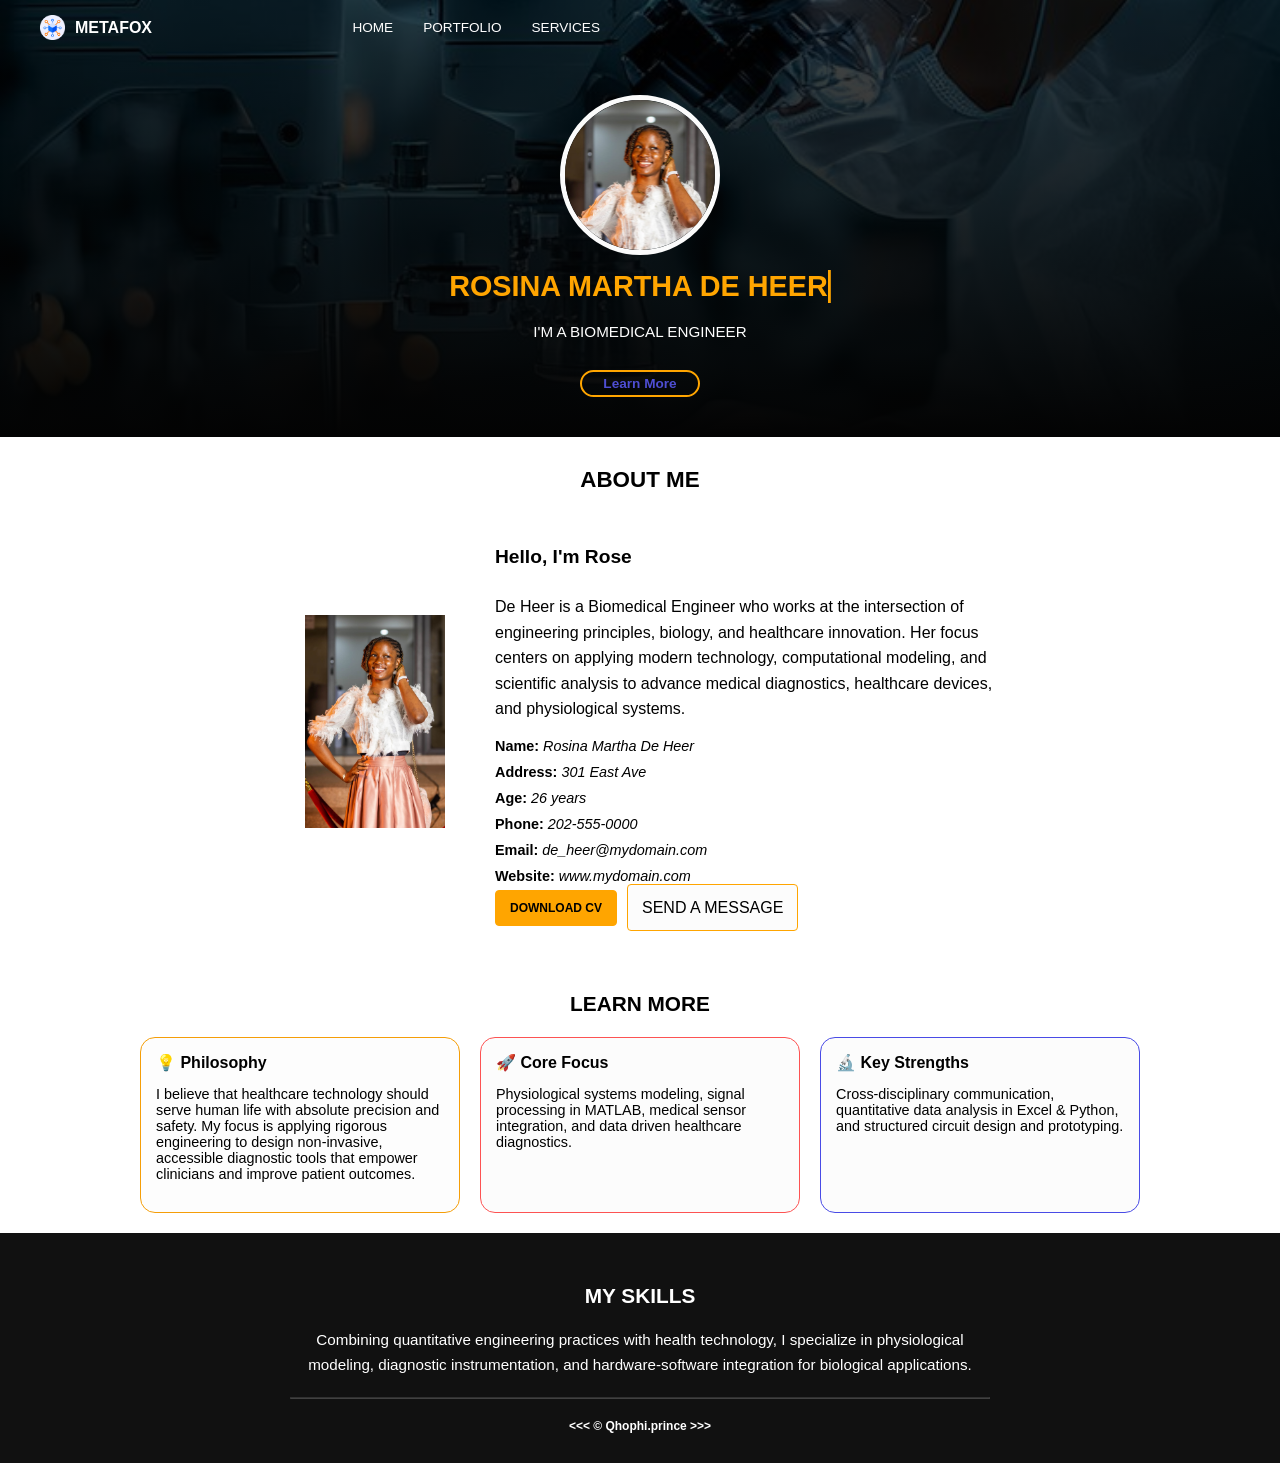
<file: index.html>
<!DOCTYPE html>
<html lang="en">
<head>
    <meta charset="UTF-8">
    <meta name="author" content="Rosina Martha De Heer">
    <meta name="viewport" content="width=device-width, initial-scale=1.0">
    <title>Dreamfye</title>
    <link rel="icon" type="image/x-icon" href="images/setting-icon.png">
    <link rel="stylesheet" href="style.css">
</head>
<body>
    <section class="background_wrapper">
        <header class="navbar">
            <div class="logo_and_company_name">
                <img src="images/connect icon.png" alt="Company" class="logo">
                <span class="brand_name">METAFOX</span>
            </div>
            <div>
                <nav class="nav_links">
                    <a href="#home">HOME</a>
                    <a href="#about">PORTFOLIO</a>
                    <a href="#skills">SERVICES</a>
                </nav>
            </div>
        </header>
        <section id="home" class="profile_section">
            <img src="images/Rosina's portrait.png" alt="DE HEER" class="profile">
            <h1 class="Her_name"><span class="typewriter-name">ROSINA MARTHA DE HEER</span></h1>
            <p class="programme">I'M A BIOMEDICAL ENGINEER</p>
            <a href="Portfolio" class="learn_more_button">Learn More</a>
        </section>
    </section>
    <main>
        <h4 id="about" class="main_about_me">ABOUT ME</h4>
        <section class="second_section">
            <div class="second_profile">
                <img src="images/Rosina.jpg" alt="main_photo" class="second_photo">
            </div>

            <div>
                <h4>Hello, I'm Rose</h4>
                <p>
                    De Heer is a Biomedical Engineer who works at the intersection of engineering principles, biology, and healthcare innovation. Her focus centers on applying
                    modern technology, computational modeling, and scientific analysis to advance
                    medical diagnostics, healthcare devices, and physiological systems.
                </p>
                <ul class="personal_info">
                    <li><b>Name:</b> <em>Rosina Martha De Heer</em></li>
                    <li><b>Address:</b> <em>301 East Ave</em></li>
                    <li><b>Age:</b> <em>26 years</em></li>
                    <li><b>Phone:</b> <em>202-555-0000</em></li>
                    <li><b>Email:</b> <em>de_heer@mydomain.com</em></li>
                    <li><b>Website:</b> <em>www.mydomain.com</em></li>
                </ul>
                <div class="cv_and_send_message">
                    <a href="images/Rosina_Cv.pdf" download="Rosina_De_Heer_Cv.pdf" class="cv">DOWNLOAD CV</a>
                    <p class="message">SEND A MESSAGE</p>
                </div>
            </div>
        </section>
        <div class="learn_container">
            <h3>LEARN MORE</h3>
            <div class="individual-cards">
                <div class="card-info">
                    <div class="card-icon">💡 Philosophy</div>
                    <p>I believe that healthcare technology should serve human life with absolute precision and safety. My focus is applying rigorous engineering to design non-invasive, accessible diagnostic tools that empower clinicians and improve patient outcomes.</p>
                </div>
                <div class="card-info-2">
                    <div class="card-icon-2">🚀 Core Focus</div>
                    <p>Physiological systems modeling, signal processing in MATLAB, medical sensor integration, and data driven healthcare diagnostics.</p>
                </div>
                <div class="card-info-3">
                    <div class="card-icon-3">🔬 Key Strengths</div>
                    <p>Cross-disciplinary communication, quantitative data analysis in Excel & Python, and structured circuit design and prototyping.</p>
                </div>
            </div>
        </div>
    </main>
    <footer id="skills" class="skills_section">
        <div class="skills-bar">
            <div class="skill_intro">
                <h3>MY SKILLS</h3>
                <p class="skills-content">Combining quantitative engineering practices with health technology,
                    I specialize in physiological modeling, diagnostic instrumentation, and hardware-software integration for biological applications.
                </p>
            </div>
            <hr>
            <b class="producer">&lt;&lt;&lt; &copy; Qhophi.prince &gt;&gt;&gt;</b>
        </div>
    </footer>
</body>
</html>
</file>
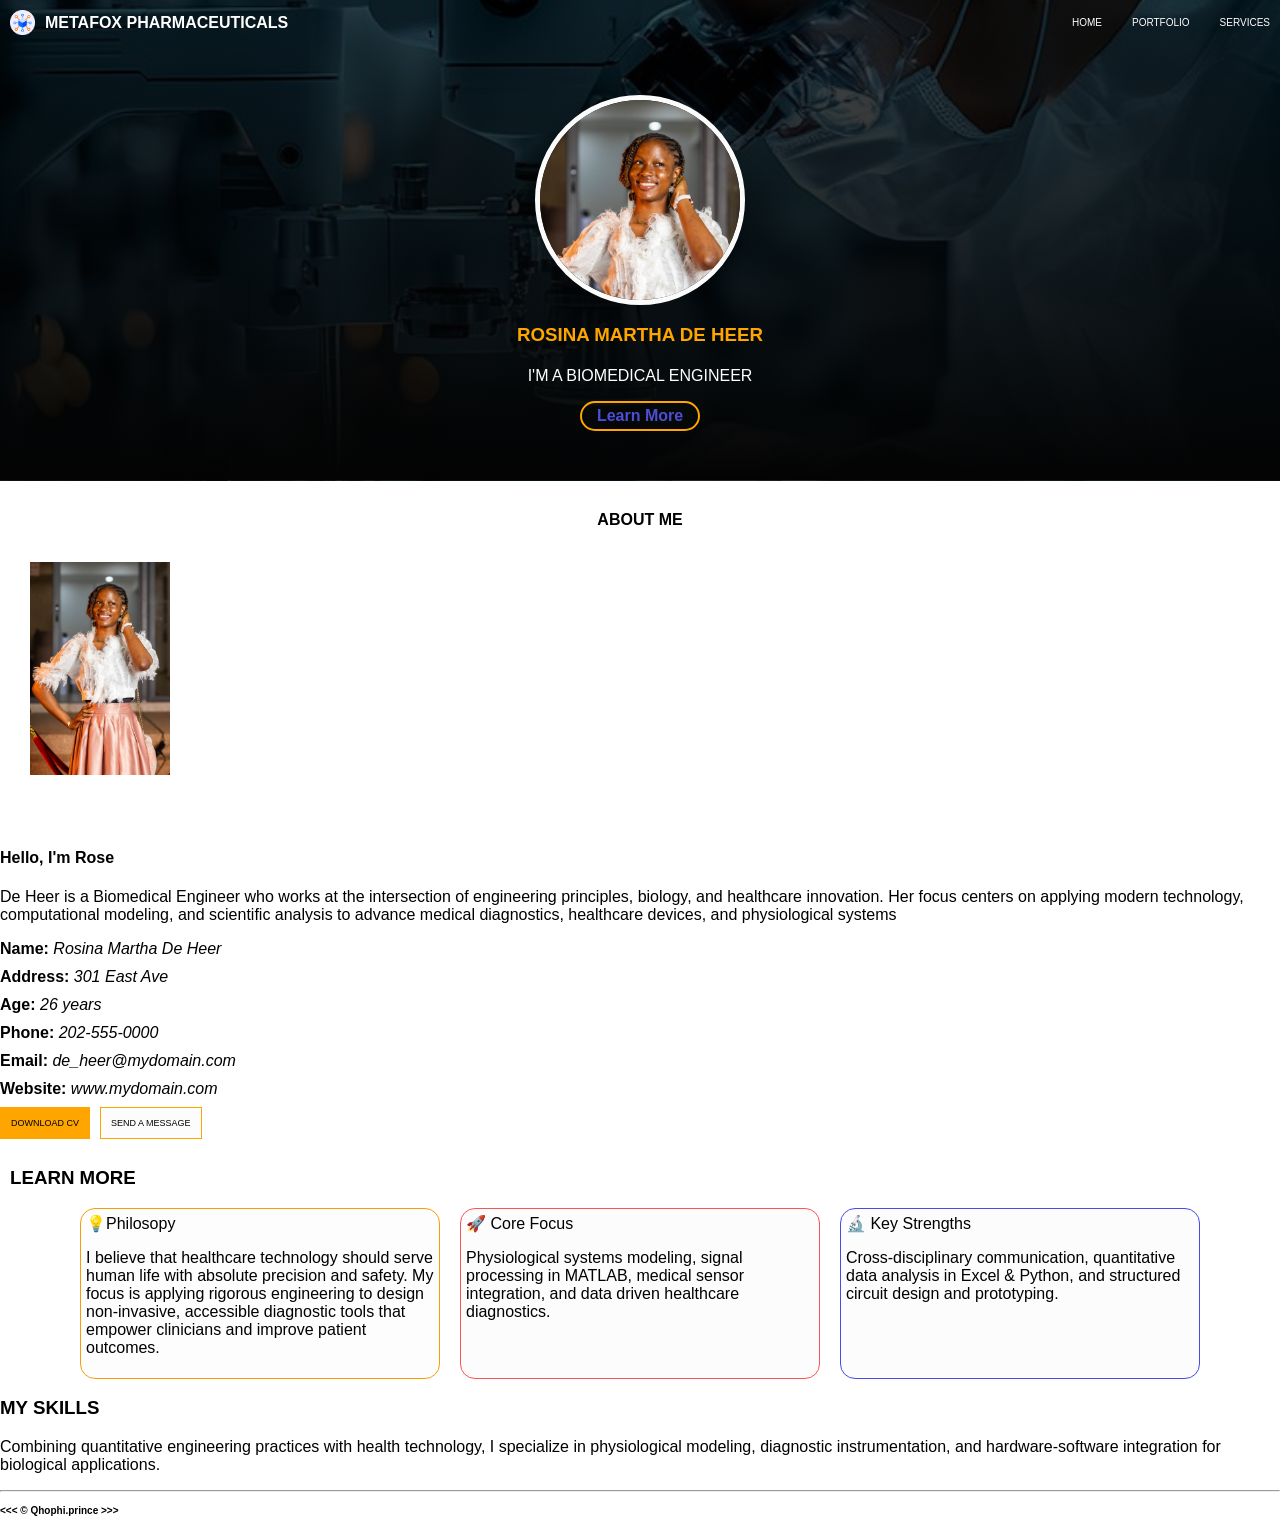
<file: main.html>
<!DOCTYPE html>
<html lang="en">
<head>
    <meta charset="UTF-8">
    <meta name="author" content="Rosina Martha De Heer">
    <meta name="viewport" content="width=device-width, initial-scale=1.0">
    <title>Dreamfye</title>
    <link rel="icon" type="image/x-icon" href="images/setting icon.png">
    <link rel="stylesheet" href="main.css">
</head>
<body>
    <section class="background_wrapper">
        <header class="navbar">
            <div class="logo_and_company_name">
                <img src="images/connect icon.png" alt="Company" class="logo">
                <span class="brand_name">METAFOX PHARMACEUTICALS</span>
            </div>
            <div>
                <nav  class="nav_links">
                    <a href="#Metafox phamaceuticals">HOME</a>
                    <a href="#LEARN MORE">PORTFOLIO</a>
                    <a href="#MY SKILLS">SERVICES</a>
                </nav>
            </div>
        </header>
        <section id="Metafox phamaceuticals" class="profile_section">
            <img src="images/Rosina's portrait.png" alt="DE HEER" class="profile">
            <h1 class="Her_name">ROSINA MARTHA DE HEER </h1>
            <p class="programme">I'M A BIOMEDICAL ENGINEER</p>
            <a href="Portfolio" class="learn_more_button">Learn More</a>
        </section>
    </section>
    <main>
        <h4  id="LEARN MORE" class="main_about_me">ABOUT ME</h4>
        <section class="second_section">
            <div class="second_profile">
                <img src="images/Rosina.jpg" alt="main_photo" class="second_photo">
            </div>
            
            <div>
                <h4>Hello, I'm Rose</h4>
                <p>                    
                    De Heer is a Biomedical Engineer who works at the intersection of engineering principles, biology, and healthcare innovation. Her focus centers on applying 
                    modern technology, computational modeling, and scientific analysis to advance
                    medical diagnostics, healthcare devices, and physiological systems
                </p>
                <div class="personal_info">
                    <li><b>Name:</b> <em>Rosina Martha De Heer</em></li>
                    <li><b>Address:</b> <em>301 East Ave</em></li>
                    <li><b>Age:</b> <em> 26 years</em></li>
                    <li><b>Phone:</b> <em>202-555-0000</em></li>
                    <li><b>Email:</b> <em>de_heer@mydomain.com</em></li>
                    <li><b>Website:</b> <em>www.mydomain.com</em></li>                    
                </div>
                <div class="cv_and_send_message">
                    <div><a href="images/Rosina_Cv.pdf" download_cv="Rosina_De_Heer_Cv.pdf"><p class="cv">DOWNLOAD CV</p></a></div>
                    <div><p class="message">SEND A MESSAGE</p></div>
                </div>
            </div>
        </section>
        <div class="learn_container">
            <h3>LEARN MORE</h3>
            <div class="individual-cards">
                <div class="card-info">
                    <div class="card-icon">💡Philosopy</div>
                    <p>I believe that healthcare technology should serve human life with absolute precision and safety. My focus is applying rigorous engineering to design non-invasive, accessible diagnostic tools that empower clinicians and improve patient outcomes.</p>
                </div>
                <div class="card-info-2">
                    <div class="card-icon-2">🚀 Core Focus</div>
                    <p>Physiological systems modeling, signal processing in MATLAB, medical sensor integration, and data driven healthcare diagnostics.</p>
                </div>
                <div class="card-info-3">
                    <div class="card-icon-3">🔬 Key Strengths</div>
                    <p>Cross-disciplinary communication, quantitative data analysis in Excel & Python, and structured circuit design and prototyping.</p>
                </div>
            </div>
        </div>
    </main>
    <footer id="MY SKILLS"class="skills_section">
        <div class="skills-bar">
            <div class="skill_intro">
                <h3>MY SKILLS</h3>
                <p class="skills-content">Combining quantitative engineering practices with health technology,
               I specialize in physiological modeling, diagnostic instrumentation,
               and hardware-software integration for biological applications.
            </p>
            </div>
        <!---->
        <hr>
        <b class="producer">&lt;&lt;&lt; &copy; Qhophi.prince &gt;&gt;&gt;</b>
    </footer>
    
</body>
</html>
</file>
<file: style.css>
*, *::before, *::after {
    box-sizing: border-box;
}

html{
  scroll-behavior: smooth;
  font-size: 16px;
  width: 100%;
  max-width: 100vw;
  overflow-x: hidden;
}

body{
    margin: 0px;
    padding: 0px;
    font-family: Arial, sans-serif;
}

.second_section,
.learn_container,
.skills-bar{
    max-width: 1100px;
    margin-left: auto;
    margin-right: auto;
    width: 100%;
}

.logo {
    width: 25px;
    height: auto;
}

.navbar{
    display: flex;
    justify-content: space-between;
    align-items: center;
    padding: 15px 40px;
    width: 50%;
}



.logo_and_company_name{
    display: flex;
    align-items: center;
    gap: 10px;
    font-weight: bold;
}

.brand_name{
    color: rgb(255, 255, 255);
    font-size: clamp(0.75rem, 1.5vw, 1rem);
}

.nav_links{
    display: flex;
    gap: 30px;
    font-size: clamp(0.7rem, 1.2vw, 0.85rem);
    flex-wrap: wrap;
}

.nav_links a{
    text-decoration: none;
    color: rgb(254, 254, 254);
}

.nav_links a:hover{
    color: orange;
}

.profile{
    display: block;
    border-radius: 50%;
    width: 160px;
    height: 160px;
    max-width: 40vw;
    max-height: 40vw;
    border: 5px solid rgb(251, 251, 251);
    object-fit: cover;
}

.profile_section{
    display: flex;
    flex-direction: column;
    align-items: center;
    gap: 0px;
    padding: 40px 20px;
    justify-content: center;
    text-align: center;
}

.Her_name{
    margin-bottom: 5px;
    margin-top: 15px;
    color: orange;
    font-size: clamp(1.1rem, 3vw, 1.8rem);
}

.typewriter-name{
    display: inline-block;
    clip-path: inset(0 100% 0 0);
    border-right: 3px solid orange;
    animation:
        reveal-name 3s steps(21, end) forwards,
        blink-caret 0.75s step-end infinite 3s;
}

@keyframes reveal-name{
    from{ clip-path: inset(0 100% 0 0); }
    to{ clip-path: inset(0 0 0 0); }
}

@keyframes blink-caret{
    50%{ border-color: transparent; }
}

.programme{
    color: white;
    font-size: clamp(0.75rem, 1.5vw, 0.95rem);
}

.learn_more_button{
    text-decoration: none;
    font-weight: bold;
    border: 2px solid;
    width: 120px;
    padding: 4px;
    border-radius: 20px;
    border-color: orange;
    color: rgb(78, 78, 211);
    display: inline-block;
    margin-top: 15px;
    font-size: 0.85rem;
}

.learn_more_button:hover{
    color: rgb(255, 255, 255);
}

.background_wrapper{
    background-image: linear-gradient(rgba(0, 0, 0, 0.7), rgb(3, 3, 3)), url(images/Dentist.jpg);
    background-size: cover;
    background-position: center;
    background-repeat: no-repeat;
}

main{
    display: block;
    max-width: 1100px;
    margin: 0 auto;
    padding: 0 10px;
}

.main_about_me{
    text-align: center;
    margin-bottom: 3px;
    font-size: clamp(1rem, 2.5vw, 1.4rem);
}

.second_photo{
    width: 180px;
    max-width: 70vw;
    height: auto;
    padding: 20px;
    border-radius: 10px;
}

.second_section{
    display: flex;
    justify-content: center;
    align-items: center;
    gap: 30px;
    flex-wrap: wrap;
    padding: 20px;
}

.second_section > div:last-child{
    max-width: 500px;
}

.second_section p{
    font-size: clamp(0.85rem, 1.5vw, 1rem);
    line-height: 1.6;
}

h4{
    margin-top: 30px;
    font-size: clamp(1rem, 2vw, 1.2rem);
}

.personal_info{
    display: flex;
    flex-direction: column;
    row-gap: 10px;
    list-style: none;
    padding-left: 0;
    margin: 0;
    font-size: clamp(0.8rem, 1.3vw, 0.9rem);
    text-align: left;
}

.cv_and_send_message{
    display: flex;
    gap: 10px;
    flex-wrap: wrap;
    align-items: center;
}

.cv{
    border: 1px solid orange;
    display: inline-block;
    padding: 10px 14px;
    font-size: 0.75rem;
    background-color: orange;
    color: rgb(1, 1, 1);
    margin: 0;
    text-decoration: none;
    font-weight: bold;
    border-radius: 4px;
}

.cv:hover{
    transform: translateY(-1.5px);
}

.message{
    border: 1px solid;
    display: inline-block;
    padding: 10px 14px;
    border-color: orange;
    font-size: 0.75rem;
    background-color: rgb(252, 252, 252);
    color: rgb(0, 0, 0);
    margin: 0;
    cursor: pointer;
    border-radius: 4px;
}

.message:hover{
    transform: translateY(-1.5px);
}

.individual-cards{
    display: flex;
    gap: 20px;
    flex-wrap: wrap;
    justify-content: center;
}

.card-info,
.card-info-2,
.card-info-3{
    width: 100%;
    max-width: 320px;
    border-radius: 15px;
    padding: 15px;
    flex: 1 1 280px;
    font-size: clamp(0.8rem, 1.3vw, 0.9rem);
    text-align: left;
}

.card-icon,
.card-icon-2,
.card-icon-3{
    font-weight: bold;
    font-size: clamp(0.9rem, 1.5vw, 1rem);
    margin-bottom: 8px;
}

.card-info{
    border: 1px solid rgb(245, 158, 8);
    background-color: rgb(253, 253, 253);
    color: rgb(0, 0, 0);
}

.card-info:hover{
    transform: translateY(-5px);
    box-shadow: 0px 8px 20px rgb(176, 175, 173);
    background-color: rgb(255, 140, 0);
}

.card-info-2{
    border: 1px solid rgb(253, 83, 83);
    background-color: rgb(252, 252, 252);
}

.card-info-2:hover{
    transform: translateY(-5px);
    box-shadow: 0px 8px 20px rgb(176, 175, 173);
    background-color: #fa1616;
}

.card-info-3{
    border: 1px solid rgb(73, 75, 230);
    background-color: rgb(252, 252, 252);
}

.card-info-3:hover{
    transform: translateY(-5px);
    box-shadow: 0px 8px 20px rgb(176, 175, 173);
    background-color: rgb(127, 127, 247);
}

.learn_container{
    padding: 20px;
    text-align: center;
}

.learn_container h3{
    font-size: clamp(1rem, 2vw, 1.3rem);
}

.skills_section{
    background-color: #111;
    color: white;
    padding: 30px 20px;
}

.skills-bar{
    text-align: center;
}

.skill_intro h3{
    font-size: clamp(1rem, 2vw, 1.3rem);
}

.skills-content{
    font-size: clamp(0.8rem, 1.4vw, 0.95rem);
    line-height: 1.6;
    max-width: 700px;
    margin: 0 auto;
}

.skills-bar hr{
    border-color: rgba(255,255,255,0.2);
    margin: 20px auto;
    max-width: 700px;
}

.producer{
    font-size: 0.75rem;
    display: block;
    text-align: center;
    margin-top: 10px;
}

@media (max-width: 1024px) {
    .individual-cards{
        gap: 15px;
    }
}

@media (max-width: 600px) {
    .navbar{
        flex-direction: row;
        justify-content: space-between;
        align-items: center;
        padding: 10px 15px;
        text-align: left;
    }

    .brand_name{
        font-size: 0.7rem;
    }

    .nav_links{
        gap: 10px;
        font-size: 0.65rem;
        justify-content: flex-end;
    }

    /* ...rest of your existing mobile rules (.profile_section, .profile, .second_section, etc.) stay unchanged below this... */

    .profile_section{
        padding: 20px 15px;
    }

    .profile{
        width: 120px;
        height: 120px;
    }

    .second_section{
        flex-direction: column;
        text-align: center;
        padding: 15px;
    }

    .second_section > div:last-child{
        text-align: left;
    }

    .second_photo{
        width: 140px;
        padding: 10px;
    }

    .cv_and_send_message{
        justify-content: center;
    }

    .card-info,
    .card-info-2,
    .card-info-3{
        flex: 1 1 100%;
        max-width: 100%;
    }
}
</file>
<file: main.css>
*, *::before, *::after {
    box-sizing: border-box;
}

html{
  scroll-behavior: smooth;
  font-size: 16px;
  width: 100%;
  max-width: 100vw;
  overflow-x: hidden;
}

body{
    margin: 0px;
    padding: 0px;
    font-family: Arial, sans-serif;
}

.logo {
    width: 25px;
    height: auto;
}

.navbar{
    display: flex;
    justify-content: space-between;
    align-items: center;
    padding: 10px;
    flex-wrap: wrap;
}

.logo_and_company_name{
    display: flex;
    align-items: center;
    gap: 10px;
    font-weight: bold;
}

.brand_name{
    color: rgb(255, 255, 255);
}

.nav_links{
    display: flex;
    gap: 30px;
    font-size: x-small;
    flex-wrap: wrap;
}

.nav_links a{
    text-decoration: none;
    color: rgb(254, 254, 254);
}

.nav_links a:hover{
    color: orange;
}

.profile{
    display: flex;
    border-radius: 50%;
    width: 210px;
    height: 210px;
    max-width: 60vw;
    max-height: 60vw;
    align-items: center;
    border: 5px solid rgb(251, 251, 251);
    object-fit: cover;
}

.profile_section{
    display: flex;
    flex-direction: column;
    align-items: center;
    gap: 0px;
    padding: 50px;
    justify-content: center;
    text-align: center;
}

.Her_name{
    margin-bottom: 5px;
    color: orange;
}

.programme{
    color: white;
}

.learn_more_button{
    text-decoration: none;
    font-weight: bold;
    border: 2px solid;
    width: 120px;
    padding: 4px;
    border-radius: 20px;
    border-color: orange;
    color: rgb(78, 78, 211);
    display: inline-block;
}

.learn_more_button:hover{
    color: rgb(255, 255, 255);
}

.background_wrapper{
    background-image: linear-gradient(rgba(0, 0, 0, 0.7), rgb(3, 3, 3)), url(images/Dentist.jpg);
    background-size: cover;
    background-position: center;
    background-repeat: no-repeat;
}

.main_about_me{
    display: flex;
    justify-content: center;
    align-items: center;
    margin-bottom: 3px;
    flex-wrap: wrap;
}

.second_photo{
    width: 200px;
    max-width: 80vw;
    height: auto;
    padding: 30px;
}

.second_section{
    display: flex;
    justify-content: space-between;
    gap: 10px;
    flex-wrap: wrap;
}

h4{
    margin-top: 30px;
}

.personal_info{
    display: flex;
    flex-direction: column;
    row-gap: 10px;
    list-style: none;
    padding-left: 0;
}

.cv_and_send_message{
    display: flex;
    gap: 10px;
    flex-wrap: wrap;
}

.cv{
    border: 1px solid orange;
    display: inline-block;
    padding: 10px;
    font-size: xx-small;
    background-color: orange;
    color: rgb(1, 1, 1);
}

.cv:hover{
    transform: translateY(-1.5px);
}

.message{
    border: 1px solid;
    display: inline-block;
    padding: 10px;
    border-color: orange;
    font-size: xx-small;
    background-color: rgb(252, 252, 252);
    color: rgb(0, 0, 0);
}

.message:hover{
    transform: translateY(-1.5px);
}

.individual-cards{
    display: flex;
    gap: 20px;
    flex-wrap: wrap;
    justify-content: center;
}

.card-info,
.card-info-2,
.card-info-3{
    width: 100%;
    max-width: 360px;
    border-radius: 15px;
    padding: 5px;
    flex: 1 1 300px;
}

.card-info{
    border: 1px solid rgb(245, 158, 8);
    background-color: rgb(253, 253, 253);
    color: rgb(0, 0, 0);
}

.card-info:hover{
    transform: translateY(-5px);
    box-shadow: 0px 8px 20px rgb(176, 175, 173);
    background-color: rgb(255, 140, 0);
}

.card-info-2{
    border: 1px solid rgb(253, 83, 83);
    background-color: rgb(252, 252, 252);
}

.card-info-2:hover{
    transform: translateY(-5px);
    box-shadow: 0px 8px 20px rgb(176, 175, 173);
    background-color: #fa1616;
}

.card-info-3{
    border: 1px solid rgb(73, 75, 230);
    background-color: rgb(252, 252, 252);
}

.card-info-3:hover{
    transform: translateY(-5px);
    box-shadow: 0px 8px 20px rgb(176, 175, 173);
    background-color: rgb(127, 127, 247);
}

.learn_container{
    padding: 0.1px 10px;
}

.producer{
    font-size: x-small;
}

/* ---------- TABLET (max-width: 1024px) ---------- */
@media (max-width: 1024px) {
    .nav_links{
        gap: 18px;
    }

    .second_section{
        justify-content: center;
    }

    .individual-cards{
        gap: 15px;
    }
}

/* ---------- MOBILE / PHONE (max-width: 600px) ---------- */
@media (max-width: 600px) {
    .navbar{
        flex-direction: column;
        gap: 10px;
        text-align: center;
    }

    .nav_links{
        gap: 15px;
        font-size: small;
        justify-content: center;
    }

    .profile_section{
        padding: 20px;
    }

    .profile{
        width: 150px;
        height: 150px;
    }

    .second_section{
        flex-direction: column;
        align-items: center;
        text-align: center;
    }

    .second_photo{
        width: 160px;
        padding: 15px;
    }

    .cv_and_send_message{
        justify-content: center;
    }

    .card-info,
    .card-info-2,
    .card-info-3{
        flex: 1 1 100%;
        max-width: 90%;
    }
}

/* ---------- SMALL PHONE (max-width: 375px) ---------- */
@media (max-width: 375px) {
    .profile{
        width: 120px;
        height: 120px;
    }

    .nav_links{
        gap: 10px;
        font-size: x-small;
    }

    .learn_more_button{
        width: 100px;
        font-size: small;
    }
}
</file>
